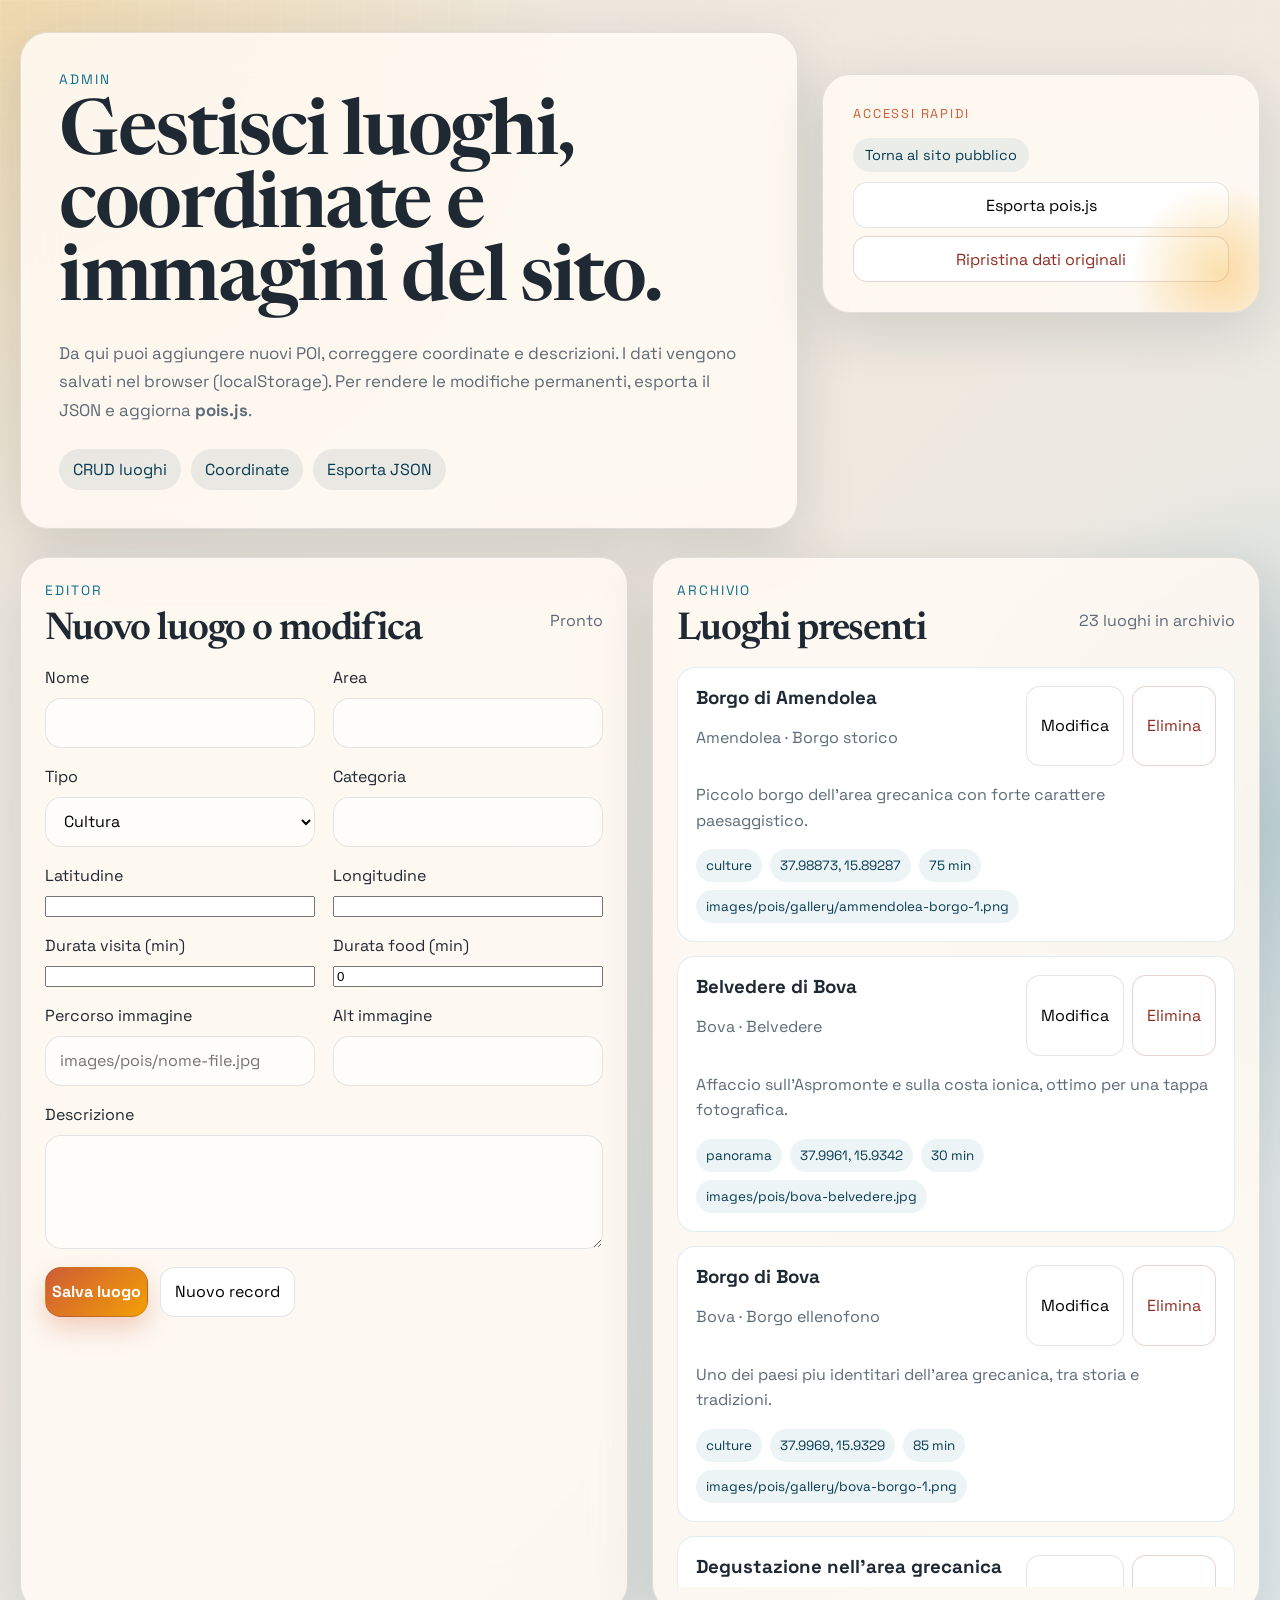
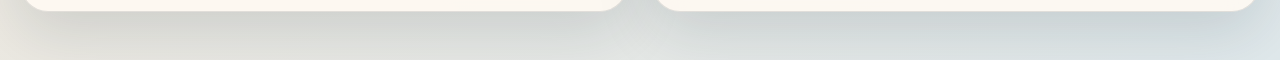
<file: admin.html>
<!DOCTYPE html>
<html lang="it">
<head>
  <meta charset="UTF-8" />
  <meta name="viewport" content="width=device-width, initial-scale=1.0" />
  <title>Admin POI – Calabria Explorer</title>
  <link rel="preconnect" href="https://fonts.googleapis.com" />
  <link rel="preconnect" href="https://fonts.gstatic.com" crossorigin />
  <link href="https://fonts.googleapis.com/css2?family=Space+Grotesk:wght@400;500;700&family=Newsreader:opsz,wght@6..72,400;600&display=swap" rel="stylesheet" />
  <link rel="stylesheet" href="styles.css" />
  <link rel="stylesheet" href="admin.css" />
</head>
<body>
  <div class="page-shell">
    <header class="hero admin-hero">
      <div class="hero-copy">
        <p class="eyebrow">Admin</p>
        <h1>Gestisci luoghi, coordinate e immagini del sito.</h1>
        <p class="hero-text">
          Da qui puoi aggiungere nuovi POI, correggere coordinate e descrizioni.
          I dati vengono salvati nel browser (localStorage). Per rendere le
          modifiche permanenti, esporta il JSON e aggiorna <strong>pois.js</strong>.
        </p>
        <div class="hero-badges">
          <span>CRUD luoghi</span>
          <span>Coordinate</span>
          <span>Esporta JSON</span>
        </div>
      </div>
      <div class="hero-card">
        <p class="card-label">Accessi rapidi</p>
        <p style="margin-bottom:10px"><a href="index.html" class="admin-link">Torna al sito pubblico</a></p>
        <button id="export-btn" class="secondary-button" style="width:100%">Esporta pois.js</button>
        <button id="reset-data-btn" class="danger-button" style="width:100%;margin-top:8px">Ripristina dati originali</button>
      </div>
    </header>

    <main class="admin-grid">
      <!-- Editor -->
      <section class="panel">
        <div class="section-heading">
          <div>
            <p class="eyebrow">Editor</p>
            <h2>Nuovo luogo o modifica</h2>
          </div>
          <p class="section-note" id="admin-status">Pronto</p>
        </div>

        <form id="poi-form" class="planner-form admin-form">
          <input type="hidden" name="id" />
          <label>Nome<input type="text" name="name" required /></label>
          <label>Area<input type="text" name="area" required /></label>
          <label>Tipo
            <select name="type">
              <option value="culture">Cultura</option>
              <option value="panorama">Panorama</option>
              <option value="nature">Relax</option>
              <option value="food">Food</option>
            </select>
          </label>
          <label>Categoria<input type="text" name="categoryLabel" required /></label>
          <label>Latitudine<input type="number" step="0.00001" name="lat" required /></label>
          <label>Longitudine<input type="number" step="0.00001" name="lng" required /></label>
          <label>Durata visita (min)<input type="number" name="visitMinutes" min="1" required /></label>
          <label>Durata food (min)<input type="number" name="foodMinutes" min="0" value="0" /></label>
          <label>Percorso immagine<input type="text" name="imagePath" placeholder="images/pois/nome-file.jpg" /></label>
          <label>Alt immagine<input type="text" name="imageLabel" /></label>
          <label class="full-span">Descrizione<textarea name="description" rows="4" required></textarea></label>
          <div class="admin-actions full-span">
            <button type="submit" class="primary-button">Salva luogo</button>
            <button type="button" id="reset-form" class="secondary-button">Nuovo record</button>
          </div>
        </form>
      </section>

      <!-- Archive -->
      <section class="panel">
        <div class="section-heading">
          <div>
            <p class="eyebrow">Archivio</p>
            <h2>Luoghi presenti</h2>
          </div>
          <p class="section-note" id="poi-total">Caricamento...</p>
        </div>
        <div id="poi-list" class="admin-list"></div>
      </section>
    </main>
  </div>

  <script src="pois.js"></script>
  <script src="admin.js"></script>
</body>
</html>
</file>
<file: styles.css>
:root {
  --bg: #f2efe8;
  --panel: rgba(255, 250, 243, 0.88);
  --panel-strong: #fff8ee;
  --text: #1f2933;
  --muted: #5d6b78;
  --border: rgba(31, 41, 51, 0.12);
  --sea: #0f6e8c;
  --sea-deep: #073b52;
  --sun: #f29f05;
  --accent: #cf5c36;
  --shadow: 0 18px 60px rgba(15, 36, 53, 0.14);
}

* { box-sizing: border-box; }
html { scroll-behavior: smooth; }

body {
  margin: 0;
  min-height: 100vh;
  font-family: "Space Grotesk", sans-serif;
  color: var(--text);
  background:
    radial-gradient(circle at top left, rgba(242, 159, 5, 0.22), transparent 28%),
    radial-gradient(circle at right center, rgba(15, 110, 140, 0.18), transparent 24%),
    linear-gradient(135deg, #ede8de 0%, #efe9df 44%, #dfe8eb 100%);
}

body::before {
  content: "";
  position: fixed;
  inset: 0;
  pointer-events: none;
  background-image:
    linear-gradient(rgba(255,255,255,0.18) 1px, transparent 1px),
    linear-gradient(90deg, rgba(255,255,255,0.18) 1px, transparent 1px);
  background-size: 28px 28px;
  mask-image: linear-gradient(to bottom, rgba(0,0,0,0.45), transparent 70%);
}

.page-shell {
  width: min(1240px, calc(100% - 32px));
  margin: 0 auto;
  padding: 32px 0 48px;
}

.hero {
  display: grid;
  grid-template-columns: 1.6fr 0.9fr;
  gap: 24px;
  align-items: start;
  margin-bottom: 28px;
}

.hero-copy,
.hero-card,
.panel {
  background: var(--panel);
  backdrop-filter: blur(18px);
  border: 1px solid var(--border);
  border-radius: 28px;
  box-shadow: var(--shadow);
}

.hero-copy { padding: 38px; }

.eyebrow {
  margin: 0 0 12px;
  font-size: 0.85rem;
  text-transform: uppercase;
  letter-spacing: 0.14em;
  color: var(--sea);
}

.hero h1,
.section-heading h2,
.itinerary-output h3 {
  font-family: "Newsreader", serif;
  font-weight: 600;
  letter-spacing: -0.03em;
}

.hero h1 {
  margin: 0;
  font-size: clamp(2.5rem, 6vw, 4.8rem);
  line-height: 0.95;
  max-width: 12ch;
}

.hero-text {
  margin: 20px 0 0;
  max-width: 62ch;
  font-size: 1.05rem;
  line-height: 1.7;
  color: var(--muted);
}

.hero-badges {
  display: flex;
  gap: 10px;
  flex-wrap: wrap;
  margin-top: 24px;
}

.hero-badges span {
  padding: 10px 14px;
  border-radius: 999px;
  background: rgba(7, 59, 82, 0.08);
  color: var(--sea-deep);
}

.admin-link-row { margin: 0 0 14px; }

.admin-link {
  display: inline-flex;
  align-items: center;
  padding: 8px 12px;
  border-radius: 999px;
  background: rgba(15, 110, 140, 0.08);
  color: var(--sea-deep);
  text-decoration: none;
  font-size: 0.9rem;
}

.hero-card {
  padding: 30px;
  position: relative;
  overflow: hidden;
  height: fit-content;
  align-self: start;
  margin-top: 42px;
}

.hero-card::after {
  content: "";
  position: absolute;
  width: 180px;
  height: 180px;
  right: -50px;
  bottom: -50px;
  border-radius: 50%;
  background: radial-gradient(circle, rgba(242, 159, 5, 0.32), transparent 70%);
}

.card-label {
  margin: 0 0 10px;
  font-size: 0.8rem;
  text-transform: uppercase;
  letter-spacing: 0.14em;
  color: var(--accent);
}

.hero-card ol {
  margin: 0;
  padding-left: 18px;
  line-height: 1.8;
  color: var(--muted);
}

.content-grid {
  display: grid;
  grid-template-columns: 1.3fr 0.9fr;
  gap: 24px;
}

.panel { padding: 24px; }

.itinerary-panel { grid-column: 1 / -1; }

.section-heading {
  display: flex;
  justify-content: space-between;
  gap: 16px;
  align-items: end;
  margin-bottom: 18px;
}

.section-heading h2 {
  margin: 0;
  font-size: clamp(1.8rem, 3vw, 2.5rem);
}

.section-note {
  color: var(--muted);
  max-width: 34ch;
  line-height: 1.5;
}

#map {
  width: 100%;
  height: 420px;
  border-radius: 22px;
  overflow: hidden;
  border: 1px solid rgba(15, 110, 140, 0.18);
}

.legend {
  display: flex;
  flex-wrap: wrap;
  gap: 12px;
  margin-top: 18px;
}

.legend-item {
  display: inline-flex;
  align-items: center;
  gap: 8px;
  padding: 10px 12px;
  border-radius: 999px;
  background: rgba(255, 255, 255, 0.7);
  border: 1px solid var(--border);
}

.legend-dot {
  width: 12px;
  height: 12px;
  border-radius: 50%;
}

.planner-form { display: grid; gap: 18px; }

.image-help {
  margin: 18px 0 0;
  color: var(--muted);
  line-height: 1.6;
}

.planner-form label,
.planner-form fieldset {
  display: grid;
  gap: 10px;
}

.planner-form fieldset {
  margin: 0;
  padding: 0;
  border: 0;
}

.planner-form select,
.planner-form input[type="text"],
.primary-button {
  min-height: 50px;
  border-radius: 16px;
  border: 1px solid var(--border);
  font: inherit;
}

.planner-form select,
.planner-form input[type="text"] {
  background: rgba(255, 255, 255, 0.72);
  padding: 0 14px;
}

.chips {
  display: flex;
  flex-wrap: wrap;
  gap: 10px;
}

.chip-option input { display: none; }

.chip-option span {
  display: inline-flex;
  align-items: center;
  min-height: 42px;
  padding: 0 14px;
  border-radius: 999px;
  background: rgba(255, 255, 255, 0.74);
  border: 1px solid var(--border);
  color: var(--muted);
  cursor: pointer;
  transition: 180ms ease;
}

.chip-option input:checked + span {
  background: var(--sea-deep);
  color: white;
  border-color: transparent;
}

.toggle {
  grid-template-columns: auto 1fr;
  align-items: center;
}

.toggle input {
  width: 18px;
  height: 18px;
  accent-color: var(--accent);
}

.primary-button {
  cursor: pointer;
  background: linear-gradient(135deg, var(--accent), var(--sun));
  color: white;
  font-weight: 700;
  box-shadow: 0 12px 24px rgba(207, 92, 54, 0.26);
}

.primary-button:disabled {
  opacity: 0.65;
  cursor: wait;
}

.empty-state,
.itinerary-card {
  background: var(--panel-strong);
  border-radius: 24px;
  border: 1px solid var(--border);
  padding: 24px;
}

.empty-state p,
.itinerary-summary,
.tip-list li,
.stop-card p {
  color: var(--muted);
  line-height: 1.65;
}

.itinerary-meta {
  display: flex;
  gap: 10px;
  flex-wrap: wrap;
  margin: 18px 0 20px;
}

.pill {
  padding: 10px 12px;
  border-radius: 999px;
  background: rgba(15, 110, 140, 0.08);
  color: var(--sea-deep);
  font-size: 0.92rem;
}

.stops-grid {
  display: grid;
  grid-template-columns: repeat(auto-fit, minmax(220px, 1fr));
  gap: 16px;
  margin-top: 18px;
}

.stop-card {
  position: relative;
  padding: 18px;
  border-radius: 20px;
  background: white;
  border: 1px solid rgba(15, 110, 140, 0.12);
}

.stop-image-shell {
  position: relative;
  height: 160px;
  margin-bottom: 14px;
  border-radius: 16px;
  overflow: hidden;
  background:
    linear-gradient(135deg, rgba(7, 59, 82, 0.14), rgba(242, 159, 5, 0.2)),
    #f4efe7;
}

.stop-image {
  width: 100%;
  height: 100%;
  object-fit: cover;
  display: block;
}

.image-placeholder {
  position: absolute;
  inset: 0;
  display: grid;
  place-items: center;
  text-align: center;
  gap: 4px;
  padding: 16px;
  color: var(--sea-deep);
}

.image-placeholder small { color: var(--muted); }

.stop-number {
  position: absolute;
  top: 14px;
  right: 14px;
  width: 34px;
  height: 34px;
  display: grid;
  place-items: center;
  border-radius: 50%;
  background: var(--sea-deep);
  color: white;
  font-weight: 700;
}

.stop-card h4 { margin: 0 44px 8px 0; }

.stop-meta {
  display: inline-flex;
  gap: 8px;
  flex-wrap: wrap;
  margin-bottom: 10px;
}

.stop-meta span {
  font-size: 0.82rem;
  color: var(--accent);
}

.travel-meta {
  display: flex;
  gap: 8px;
  flex-wrap: wrap;
  margin-bottom: 12px;
}

.travel-meta span {
  padding: 6px 8px;
  border-radius: 999px;
  background: rgba(15, 110, 140, 0.08);
  color: var(--sea-deep);
  font-size: 0.78rem;
}

.tip-list {
  margin: 16px 0 0;
  padding-left: 18px;
}

/* Range slider */
input[type="range"] {
  width: 100%;
  accent-color: var(--sea);
}

.range-value {
  font-size: 0.9rem;
  color: var(--sea);
  font-weight: 600;
}

@media (max-width: 960px) {
  .hero,
  .content-grid { grid-template-columns: 1fr; }
  .hero-card { margin-top: 0; }
}

@media (max-width: 640px) {
  .page-shell {
    width: min(100% - 20px, 1240px);
    padding-top: 20px;
  }
  .hero-copy, .hero-card, .panel {
    border-radius: 22px;
    padding: 20px;
  }
  .section-heading {
    flex-direction: column;
    align-items: start;
  }
  #map { height: 340px; }
}

/* === Stop card clickable + link hint === */
.stop-card {
  transition: transform 0.18s ease, box-shadow 0.18s ease;
}
.stop-card:hover {
  transform: translateY(-3px);
  box-shadow: 0 8px 32px rgba(7, 59, 82, 0.13);
}
.stop-link-hint {
  display: inline-block;
  margin-top: 10px;
  font-size: 0.82rem;
  font-weight: 600;
  color: var(--sea-deep, #073b52);
  opacity: 0.7;
}
.stop-card:hover .stop-link-hint {
  opacity: 1;
  text-decoration: underline;
}
</file>
<file: admin.css>
.admin-hero .hero-copy h1 { max-width: 14ch; }

.admin-grid {
  display: grid;
  grid-template-columns: 1fr 1fr;
  gap: 24px;
}

.hidden { display: none !important; }

.admin-form {
  grid-template-columns: repeat(2, minmax(0, 1fr));
}

.admin-form textarea {
  width: 100%;
  border-radius: 16px;
  border: 1px solid var(--border);
  background: rgba(255, 255, 255, 0.72);
  padding: 14px;
  font: inherit;
  resize: vertical;
}

.full-span { grid-column: 1 / -1; }

.admin-actions {
  display: flex;
  gap: 12px;
}

.secondary-button,
.danger-button {
  min-height: 46px;
  border-radius: 14px;
  border: 1px solid var(--border);
  padding: 0 14px;
  font: inherit;
  cursor: pointer;
  background: white;
}

.danger-button {
  color: #8f2d20;
  border-color: rgba(143, 45, 32, 0.2);
}

.admin-list {
  display: grid;
  gap: 14px;
  max-height: 920px;
  overflow: auto;
}

.admin-card {
  padding: 18px;
  border-radius: 18px;
  background: white;
  border: 1px solid rgba(15, 110, 140, 0.12);
}

.admin-card h3 { margin: 0; }

.admin-card p {
  color: var(--muted);
  line-height: 1.6;
}

.admin-card-head {
  display: flex;
  justify-content: space-between;
  gap: 12px;
}

.admin-card-actions {
  display: flex;
  gap: 8px;
  flex-wrap: wrap;
}

.admin-meta {
  display: flex;
  gap: 8px;
  flex-wrap: wrap;
  margin-top: 8px;
}

.admin-meta span {
  display: inline-flex;
  align-items: center;
  padding: 8px 10px;
  border-radius: 999px;
  background: rgba(15, 110, 140, 0.08);
  color: var(--sea-deep);
  font-size: 0.84rem;
}

@media (max-width: 960px) {
  .admin-grid,
  .admin-form { grid-template-columns: 1fr; }
}
</file>
